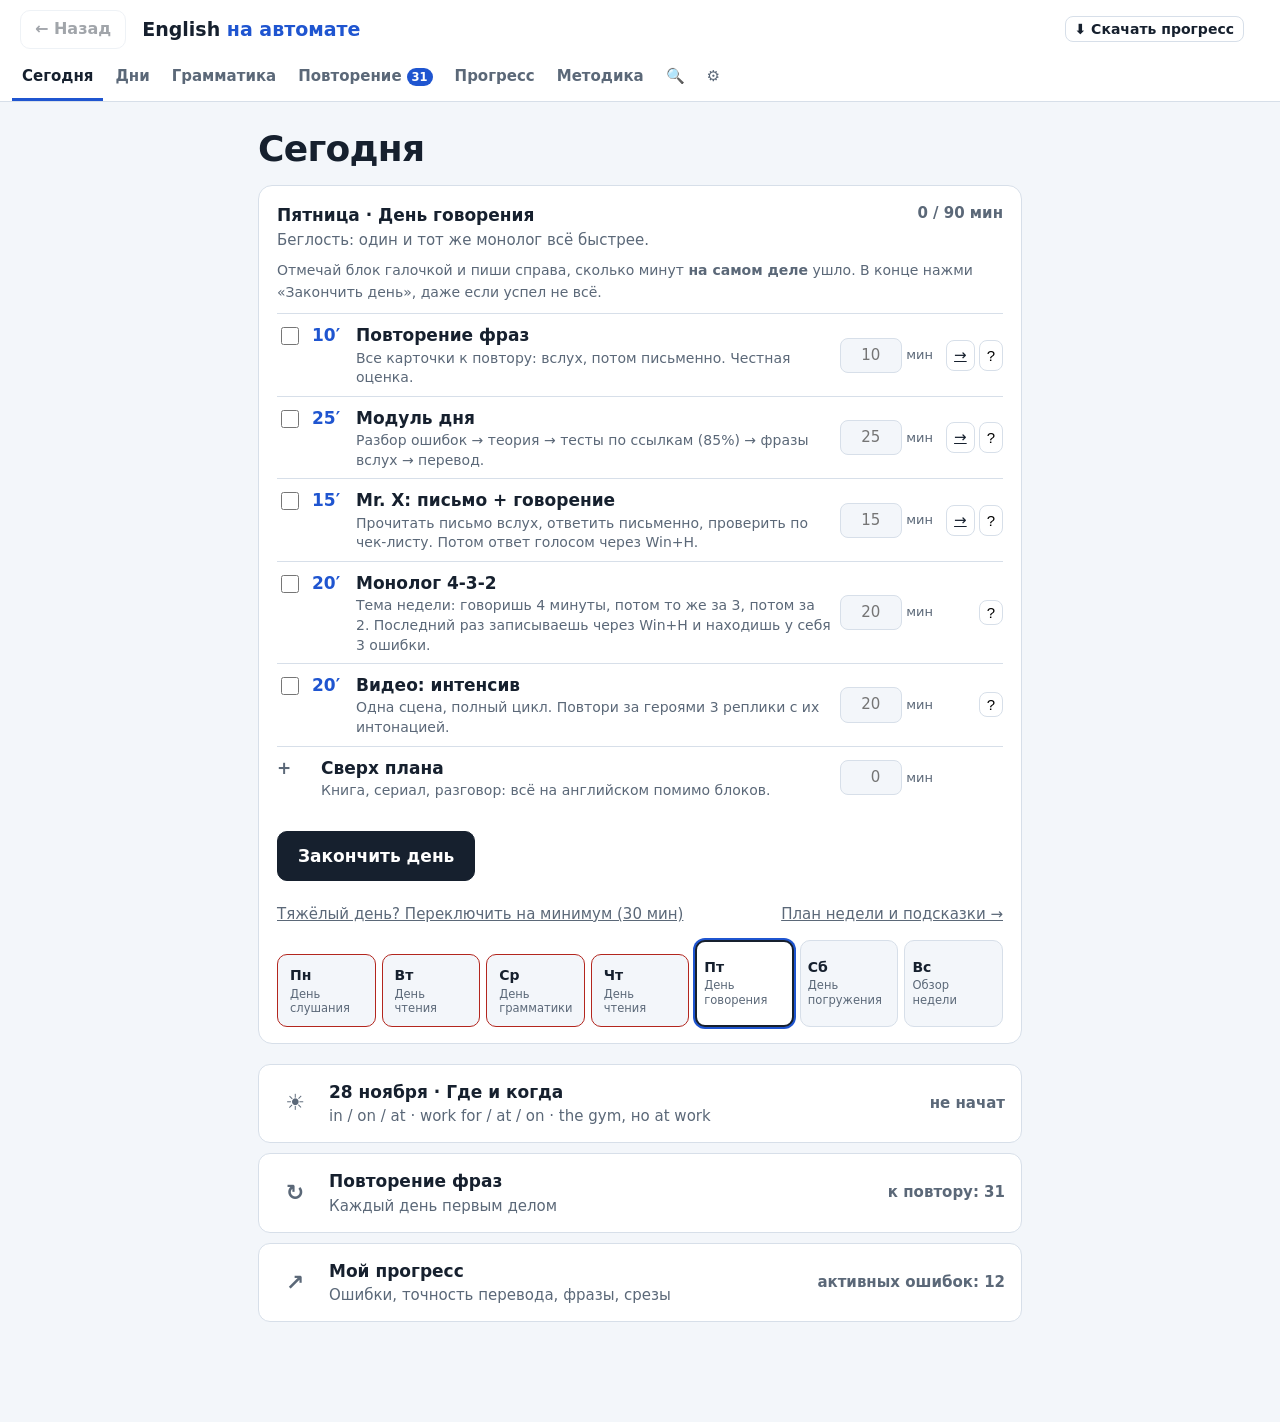
<file: index.html>
<!doctype html>
<html lang="ru">
<head>
<meta charset="utf-8">
<meta name="viewport" content="width=device-width,initial-scale=1">
<title>English на автомате</title>
<link rel="icon" href="data:image/svg+xml,<svg xmlns='http://www.w3.org/2000/svg' viewBox='0 0 100 100'><text y='.9em' font-size='90'>📘</text></svg>">
<link rel="stylesheet" href="engine/style.css">
<link rel="manifest" href="manifest.webmanifest">
<meta name="theme-color" content="#16202e">
<link rel="apple-touch-icon" href="apple-touch-icon.png">
</head>
<body>
<!-- Этот файл не меняется. Весь контент лежит в content/, оглавление собирает node tools/build.js -->
<header class="top">
  <div class="bar1"><a class="back" id="back">← Назад</a><a class="logo" href="#/">English <span>на автомате</span></a></div>
  <nav id="nav" class="nav"></nav>
</header>
<div class="crumbs-wrap"><nav id="crumbs"></nav></div>
<main id="app"><p class="mute">Загрузка…</p></main>
<script type="module" src="engine/main.js"></script>
</body>
</html>
</file>
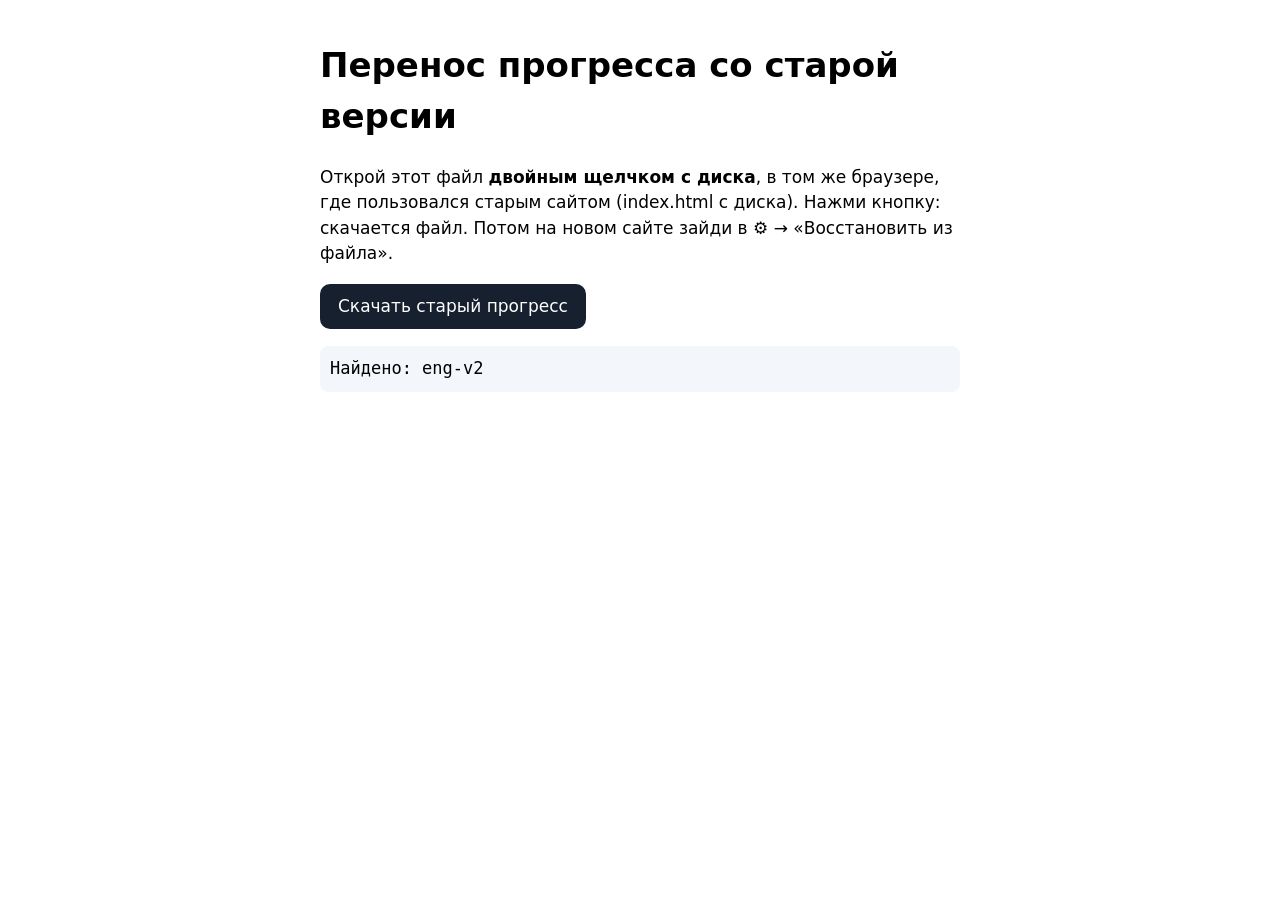
<file: tools/export-old.html>
<!doctype html>
<html lang="ru">
<head><meta charset="utf-8"><title>Перенос прогресса со старой версии</title>
<style>body{font:17px/1.5 system-ui,sans-serif;max-width:640px;margin:40px auto;padding:0 18px}button{font:inherit;padding:10px 18px;border-radius:10px;border:0;background:#16202e;color:#fff;cursor:pointer}pre{background:#f3f6fa;padding:10px;border-radius:8px}</style></head>
<body>
<h1>Перенос прогресса со старой версии</h1>
<p>Открой этот файл <b>двойным щелчком с диска</b>, в том же браузере, где пользовался старым сайтом (index.html с диска). Нажми кнопку: скачается файл. Потом на новом сайте зайди в ⚙ → «Восстановить из файла».</p>
<p><button id="b">Скачать старый прогресс</button></p>
<pre id="o"></pre>
<script>
const out = {}, o = document.getElementById('o');
['eng-tests-v1', 'eng-days-v1', 'eng-v2'].forEach(k => { const v = localStorage.getItem(k); if (v) try { out[k] = JSON.parse(v); } catch (e) {} });
o.textContent = Object.keys(out).length ? 'Найдено: ' + Object.keys(out).join(', ') : 'Старый прогресс в этом браузере не найден. Если ты им не пользовался, переносить нечего.';
document.getElementById('b').onclick = () => {
  const data = out['eng-v2'] || out, a = document.createElement('a');
  a.href = URL.createObjectURL(new Blob([JSON.stringify(data)], { type: 'application/json' }));
  a.download = 'english-progress-old.json'; a.click();
};
</script>
</body></html>
</file>
<file: engine/style.css>
:root{color-scheme:light dark;--bg:#f3f6fa;--card:#fff;--ink:#16202e;--mute:#5b6878;--line:#d7dfe9;--acc:#16202e;--accink:#fff;
--a:#1f55d0;--the:#b3157f;--zero:#8a5a00;--at:#0b7a6e;--for:#6a3fc4;--ok:#12734a;--okbg:#e3f5ec;--bad:#b3261e;--badbg:#fdeae8}
@media(prefers-color-scheme:dark){:root{--bg:#10161f;--card:#19222e;--ink:#e8eef6;--mute:#9aa8ba;--line:#2d3a4a;--acc:#e8eef6;--accink:#10161f;
--a:#7fa8ff;--the:#ff82cf;--zero:#f0b94d;--at:#4fd1c1;--for:#b79cff;--ok:#5fd6a0;--okbg:#14342a;--bad:#ff8f86;--badbg:#3b1f1f}}
*{box-sizing:border-box}
body{margin:0;background:var(--bg);color:var(--ink);font:17px/1.55 "Segoe UI Variable Text","Segoe UI",system-ui,sans-serif}
a{color:inherit}
.top{position:sticky;top:0;z-index:5;display:flex;gap:8px 20px;align-items:baseline;flex-wrap:wrap;padding:14px 20px;border-bottom:1px solid var(--line);background:var(--card)}
.logo{font-weight:700;font-size:19px;text-decoration:none}.logo span{color:var(--a)}
#crumbs{font-size:15px;color:var(--mute)}#crumbs a{color:var(--mute)}
main{max-width:800px;margin:0 auto;padding:28px 18px 80px}
h1{font-size:clamp(27px,5vw,36px);line-height:1.15;margin:0 0 8px;letter-spacing:-.02em;text-wrap:balance}
h2{font-size:22px;margin:34px 0 8px;line-height:1.25}
p{margin:8px 0}.mute{color:var(--mute)}
.list{display:grid;gap:10px;margin:20px 0}
.row{display:grid;grid-template-columns:40px 1fr auto;gap:14px;align-items:center;background:var(--card);border:1px solid var(--line);border-radius:12px;padding:14px 16px;text-decoration:none}
.row:hover{border-color:var(--a)}
.num{font-size:22px;font-weight:700;color:var(--mute);text-align:center}
.row b{line-height:1.3}.row small{display:block;color:var(--mute);font-size:15px}
.badge{font-size:15px;font-weight:600;color:var(--mute);white-space:nowrap}.badge.ok{color:var(--ok)}
.btn{display:inline-block;border:1px solid var(--acc);background:var(--acc);color:var(--accink);border-radius:10px;padding:11px 20px;font:inherit;font-weight:600;cursor:pointer;text-decoration:none}
.btn.alt{background:transparent;color:var(--ink);border-color:var(--line)}
.btn:hover{opacity:.88}
.btns{display:flex;gap:10px;flex-wrap:wrap;margin:22px 0}
:focus-visible{outline:3px solid var(--a);outline-offset:2px}
.ar{font-weight:700;padding:0 .32em;border-radius:5px;white-space:nowrap;border:1.5px solid currentColor;line-height:1.2;display:inline-block}
.ar-a{color:var(--a)}.ar-the{color:var(--the)}.ar-zero{color:var(--zero)}.ar-at{color:var(--at)}.ar-for{color:var(--for)}
.ex{width:100%;border-collapse:separate;border-spacing:0;margin:12px 0;background:var(--card);border:1px solid var(--line);border-radius:10px;overflow:hidden}
.ex td{padding:8px 13px;border-top:1px solid var(--line);vertical-align:top;width:50%}.ex tr:first-child td{border-top:0}
.ex td+td{color:var(--mute)}
.rule{background:var(--card);border:1px solid var(--line);border-radius:12px;padding:12px 18px;margin:14px 0}
.trap{background:var(--badbg);border-radius:12px;padding:12px 18px;margin:14px 0}
.trap s{color:var(--bad)}
ol.alg{padding-left:26px;margin:4px 0}ol.alg li{margin:8px 0}
.bar{height:6px;background:var(--line);border-radius:3px;overflow:hidden;margin:6px 0 24px}.bar i{display:block;height:100%;background:var(--a);transition:width .25s}
.bar.time i{background:var(--the);transition:none}
.meta{display:flex;justify-content:space-between;gap:12px;color:var(--mute);font-size:15px;font-variant-numeric:tabular-nums}
.q{font-size:clamp(22px,4.4vw,29px);line-height:1.4;font-weight:600;margin:0 0 20px;text-wrap:pretty}
.gap{display:inline-block;min-width:2.2em;border-bottom:3px solid var(--mute)}
.opts{display:grid;grid-template-columns:repeat(auto-fit,minmax(130px,1fr));gap:10px}
.opts.long{grid-template-columns:1fr}
.opt{display:flex;gap:10px;align-items:center;text-align:left;border:2px solid var(--line);background:var(--card);color:var(--ink);border-radius:12px;padding:13px 15px;font:inherit;font-size:19px;font-weight:600;cursor:pointer}
.opt small{font-size:15px;font-weight:400}
.opts.long .opt{font-size:17px;font-weight:500}
.opt:hover:enabled{border-color:var(--ink)}.opt:disabled{cursor:default;opacity:.6}
.opt kbd{font:13px/1 inherit;font-family:inherit;color:var(--mute);border:1px solid var(--line);border-radius:4px;padding:3px 6px}
.opt.ok:disabled{border-color:var(--ok);background:var(--okbg);opacity:1}.opt.bad:disabled{border-color:var(--bad);background:var(--badbg);opacity:1}
.fb{margin-top:20px}.res{font-size:20px;font-weight:700}
.why{border-radius:12px;padding:12px 16px;margin:10px 0;background:var(--card);border:1px solid var(--line)}
.why .h{display:block;font-size:15px;margin-bottom:3px}
.why.ok{background:var(--okbg);border-color:transparent}.why.ok .h,.res.ok{color:var(--ok)}
.why.bad{background:var(--badbg);border-color:transparent}.why.bad .h,.res.bad{color:var(--bad)}
details summary{cursor:pointer;color:var(--mute);padding:6px 0}
.big{font-size:56px;font-weight:700;line-height:1;font-variant-numeric:tabular-nums;margin:14px 0}
label.sw{display:flex;gap:8px;align-items:center;cursor:pointer}
@media(max-width:520px){.row{grid-template-columns:28px 1fr}.badge{grid-column:2}.ex td{display:block;width:auto}.ex td+td{border-top:0;padding-top:0}.kb{display:none}}
@media(prefers-reduced-motion:reduce){*{transition:none!important}}
.back{border:1px solid var(--line);border-radius:10px;padding:6px 14px;font-size:16px;font-weight:600;text-decoration:none;white-space:nowrap}
.back[href]:hover{border-color:var(--ink)}
.back[aria-disabled]{opacity:.4}
@media(max-width:520px){.top{padding:10px 14px}#crumbs{width:100%}}
/* модули дня */
.sec{background:var(--card);border:1px solid var(--line);border-radius:14px;padding:4px 20px 18px;margin:22px 0}
.sec h2{display:flex;gap:12px;align-items:center;margin:16px 0 10px}
.sn{display:inline-grid;place-items:center;width:32px;height:32px;border-radius:50%;background:var(--acc);color:var(--accink);font-size:16px;flex:none}
.sec .ex,.sec .rule{background:var(--bg)}
.ph td{width:auto}.ph td:first-child{width:52%}.ph small{display:block;font-size:14px;margin-top:2px}.ph td.say{white-space:nowrap;width:1%}
.ico{border:1px solid var(--line);background:transparent;border-radius:8px;padding:3px 7px;cursor:pointer;font-size:15px;margin-left:4px}
.ico:hover{border-color:var(--ink)}
.tr{border-top:1px solid var(--line);padding:12px 0}.trq{font-weight:600;margin:0 0 8px}
.trrow{display:flex;gap:10px;align-items:center;margin:8px 0}
.inp,.ta{width:100%;font:inherit;color:var(--ink);background:var(--bg);border:2px solid var(--line);border-radius:10px;padding:10px 13px}
.inp:focus,.ta:focus{border-color:var(--a);outline:none}.ta{resize:vertical;line-height:1.5}
ins{background:var(--okbg);color:var(--ok);text-decoration:none;font-weight:700;border-radius:4px;padding:0 3px}
del{background:var(--badbg);color:var(--bad);border-radius:4px;padding:0 3px}
.df{font-size:19px;line-height:1.7}
.btns.sm{margin:10px 0 0}.btns.sm .btn{padding:7px 14px;font-size:15px}
kbd{border:1px solid var(--line);border-radius:4px;padding:1px 6px;font-family:inherit;font-size:.9em}
.fix{display:grid;gap:2px;padding:10px 0;border-top:1px solid var(--line)}.fix:first-of-type{border-top:0}
.fix s{color:var(--bad)}.fix b{color:var(--ok)}
.plan td:first-child{white-space:nowrap;font-weight:600}
@media(max-width:520px){.sec{padding:2px 14px 14px}.trrow{flex-wrap:wrap}.ph td.say{display:block}}
.h1gap{margin-top:44px}
.sec h2 .tag{margin-left:auto;font-size:13px;font-weight:600;color:var(--mute);border:1px solid var(--line);border-radius:20px;padding:2px 10px;text-transform:uppercase;letter-spacing:.04em}
.toc{display:flex;flex-wrap:wrap;gap:6px;margin:18px 0 0}
.toc a{display:flex;gap:6px;align-items:center;font-size:14px;text-decoration:none;border:1px solid var(--line);background:var(--card);border-radius:20px;padding:4px 12px 4px 5px}
.toc a:hover{border-color:var(--ink)}.toc a span{display:inline-grid;place-items:center;width:20px;height:20px;border-radius:50%;background:var(--line);font-size:12px;font-weight:700}
.letter{background:var(--bg);border:1px solid var(--line);border-left:4px solid var(--a);border-radius:10px;padding:8px 18px;font-family:Georgia,"Times New Roman",serif;font-size:18px}
.errs td:first-child{width:55%}.errs small{display:block;margin-top:2px}.errs s{color:var(--bad)}
.pill{display:inline-block;font-size:13px;font-weight:700;border-radius:20px;padding:1px 10px}
.pill.bad{background:var(--badbg);color:var(--bad)}.pill.mid{background:var(--line);color:var(--ink)}.pill.ok{background:var(--okbg);color:var(--ok)}
.ex td small{display:block;margin-top:2px}
/* план недели */
.plan-w{background:var(--card);border:1px solid var(--line);border-radius:14px;padding:16px 18px;margin:16px 0 12px}
.pw-head{display:flex;justify-content:space-between;gap:12px;align-items:flex-start}.pw-head small{display:block;font-size:15px}
.pw-list{margin:10px 0 4px}
.pb{display:flex;gap:8px;align-items:center;border-top:1px solid var(--line);padding:8px 0}
.pb label{display:flex;gap:10px;align-items:flex-start;flex:1;cursor:pointer}.pb input{margin-top:5px;width:18px;height:18px;accent-color:var(--ok)}
.pb small{display:block;color:var(--mute);font-size:14px;line-height:1.4}.pb.on b{text-decoration:line-through;color:var(--mute)}
.pm{font-weight:700;color:var(--a);min-width:34px;font-variant-numeric:tabular-nums}.pa{display:flex;white-space:nowrap}
.pw-foot{display:flex;justify-content:space-between;flex-wrap:wrap;gap:8px;margin-top:8px}
.lnk{background:none;border:0;padding:0;font:inherit;font-size:15px;color:var(--mute);text-decoration:underline;cursor:pointer}
.wstrip{display:grid;grid-template-columns:repeat(7,1fr);gap:6px;margin-top:14px}
.wd{font:inherit;color:inherit;text-align:left;cursor:pointer;width:100%;position:relative;overflow:hidden;border:1px solid var(--line);border-radius:10px;padding:6px 7px 9px;text-decoration:none;background:var(--bg)}
.wd b{display:block;font-size:14px}.wd small{display:block;font-size:11.5px;line-height:1.25;color:var(--mute)}
.wd i{position:absolute;left:0;bottom:0;height:4px;background:var(--ok)}.wd.part i{background:var(--a)}
.wd.cur{border:2px solid var(--ink)}.wd.miss{border-color:var(--bad)}
.wkd{background:var(--card);border:1px solid var(--line);border-radius:12px;padding:6px 16px;margin:10px 0}.wkd.cur{border:2px solid var(--ink)}
.wkd summary{color:var(--ink);padding:8px 0}
.glist{display:grid;grid-template-columns:repeat(auto-fill,minmax(220px,1fr));gap:10px}
.gcard{text-align:left;font:inherit;color:var(--ink);background:var(--card);border:1px solid var(--line);border-radius:12px;padding:12px 14px;cursor:pointer}
.gcard:hover{border-color:var(--a)}.gcard small{display:block;color:var(--mute);font-size:14px}
.gdlg{max-width:720px;width:calc(100% - 24px);max-height:88vh;border:1px solid var(--line);border-radius:16px;padding:8px 24px 22px;background:var(--card);color:var(--ink)}
.gdlg::backdrop{background:rgba(0,0,0,.45)}
.gdlg h2{margin-top:16px;padding-right:36px}.gdlg h3,.sec h3{font-size:17px;margin:18px 0 4px}.gdlg ul,.sec ul{padding-left:22px;margin:4px 0}.gdlg li{margin:4px 0}
.gx{position:sticky;top:8px;float:right;font-size:16px}
.steps p{margin:5px 0}
.gbtn{float:right;margin:0 0 6px 10px;font-size:14px}
@media(max-width:520px){.wd small{display:none}.gdlg{padding:6px 16px 18px}}
/* ===== каркас v2: меню, уровни, поиск, бэкап ===== */
.top{display:block;padding:10px 20px 0}
.bar1{display:flex;gap:16px;align-items:center}
.nav{display:flex;gap:2px;overflow-x:auto;margin:8px -8px 0;scrollbar-width:none}.nav::-webkit-scrollbar{display:none}
.nav a{position:relative;white-space:nowrap;text-decoration:none;font-size:15px;font-weight:600;color:var(--mute);padding:8px 10px 10px;border-bottom:3px solid transparent}
.nav a:hover{color:var(--ink)}.nav a.on{color:var(--ink);border-bottom-color:var(--a)}
.nav .dot{display:inline-block;margin-left:5px;min-width:18px;padding:0 5px;border-radius:9px;background:var(--a);color:#fff;font-size:11.5px;line-height:18px;text-align:center}
.crumbs-wrap{max-width:800px;margin:0 auto;padding:12px 18px 0}
#crumbs{font-size:14px}
main{padding-top:14px}
.lvl{display:flex;gap:12px;align-items:baseline;margin-top:40px}.lvl .mute{font-size:15px;font-weight:400}
.lv{display:inline-grid;place-items:center;min-width:44px;height:32px;border-radius:8px;background:var(--acc);color:var(--accink);font-size:17px}
.grp{font-size:16px;color:var(--mute);margin:18px 0 -8px;font-weight:600}
.row.soon{opacity:.5;border-style:dashed}.row.soon:hover{border-color:var(--line)}
.num.kind{font-size:11px;font-weight:700;text-transform:uppercase;letter-spacing:.03em}
.trap.warn{margin-top:0}
code{font-size:.9em;background:var(--bg);border:1px solid var(--line);border-radius:4px;padding:0 4px}
label.btn{display:inline-block}
@media(max-width:520px){.top{padding:8px 12px 0}.nav a{padding:8px 8px 10px;font-size:14px}}
.bar1 .cloud{margin-left:auto;text-decoration:none;font-size:18px;line-height:1;padding:4px 8px;border-radius:8px;border:1px solid var(--line);color:var(--ok)}
.bar1 .cloud:empty{display:none}.bar1 .cloud.saving{color:var(--a)}.bar1 .cloud.offline,.bar1 .cloud.error,.bar1 .cloud.signedout{color:var(--bad)}
.bar1 .dlbtn{margin-left:auto;font:inherit;font-size:14px;font-weight:600;line-height:1;padding:5px 9px;border-radius:8px;border:1px solid var(--line);background:transparent;color:var(--ink);cursor:pointer}
.bar1 .dlbtn:hover{border-color:var(--ink)}.bar1 .dlbtn+.cloud{margin-left:0}
@media(max-width:520px){.bar1 .dlbtn span{display:none}}
/* минуты в плане и график времени */
.pw-hint{font-size:14px;margin:8px 0 0}
.pmw{display:flex;align-items:center;gap:4px}.pmw small{font-size:13px;color:var(--mute)}
.pb input.pmin{width:62px;height:auto;margin:0;accent-color:auto;font:inherit;font-size:15px;padding:5px 6px;border:1px solid var(--line);border-radius:8px;background:var(--bg);color:var(--ink);text-align:right;font-variant-numeric:tabular-nums}
.pb input.pmin:focus{outline:2px solid var(--a);outline-offset:1px}.pmin:disabled{opacity:.7}
.pb.extra .pm{color:var(--mute)}
.pw-done{border-top:1px solid var(--line);padding:10px 0 2px;line-height:1.7}.pw-done b{color:var(--ok)}
.plan-w.closed .pw-list{opacity:.85}
.wd b em{font-style:normal;font-weight:600;color:var(--ok);font-size:12px}
.tstats{display:grid;grid-template-columns:repeat(3,1fr);gap:10px;margin:12px 0 14px}
.tstats div{background:var(--card);border:1px solid var(--line);border-radius:12px;padding:10px 12px}
.tstats b{display:block;font-size:22px;font-variant-numeric:tabular-nums}.tstats small{display:block;color:var(--mute);font-size:13px}
.tchart{position:relative;background:var(--card);border:1px solid var(--line);border-radius:12px;padding:14px 12px 8px 40px}
.tgrid{position:absolute;left:40px;right:12px;top:14px;bottom:30px;pointer-events:none}
.tgrid span{position:absolute;left:0;right:0;height:0;border-top:1px solid var(--line)}
.tgrid em{position:absolute;left:-36px;width:30px;text-align:right;top:-8px;font-size:11px;font-style:normal;color:var(--mute);line-height:1}
.tbars{display:flex;gap:2px;height:180px;align-items:stretch}
.tcol{position:relative;flex:1;display:flex;flex-direction:column;align-items:center;outline:none;cursor:default}
.tarea{position:relative;flex:1;width:100%;display:flex;align-items:flex-end;justify-content:center}
.tbar{display:block;width:70%;max-width:18px;background:var(--a);border-radius:4px 4px 0 0;min-height:0}
.tbar.open{background:repeating-linear-gradient(135deg,var(--a) 0 3px,transparent 3px 6px);outline:1px solid var(--a);outline-offset:-1px}
.tplan{position:absolute;left:50%;width:min(90%,28px);transform:translateX(-50%);height:0;border-top:2px dashed var(--mute);opacity:.7}
.tcol small{font-size:11px;color:var(--mute);height:16px;line-height:16px;margin-top:2px}
.tcol.cur small{color:var(--ink);font-weight:700}
.tcol:hover .tarea,.tcol:focus .tarea{background:color-mix(in srgb,var(--a) 8%,transparent);border-radius:4px}
.tcol:hover::after,.tcol:focus::after{content:attr(data-tip);position:absolute;bottom:calc(100% - 6px);left:50%;transform:translateX(-50%);background:var(--ink);color:var(--bg);font-size:13px;padding:6px 9px;border-radius:8px;white-space:nowrap;z-index:3;pointer-events:none}
.tcol:first-child:hover::after,.tcol:first-child:focus::after{left:0;transform:none}.tcol:last-child:hover::after,.tcol:last-child:focus::after{left:auto;right:0;transform:none}
.tleg{font-size:13px}.tleg i{display:inline-block;vertical-align:middle;margin-right:3px}
.lg-bar{width:10px;height:12px;background:var(--a);border-radius:3px 3px 0 0}.lg-bar.open{background:repeating-linear-gradient(135deg,var(--a) 0 3px,transparent 3px 6px);outline:1px solid var(--a);outline-offset:-1px}
.lg-plan{width:16px;border-top:2px dashed var(--mute)}
@media(max-width:520px){.pb{flex-wrap:wrap}.pb label{flex-basis:100%}.pmw{margin-left:28px}.tstats{grid-template-columns:1fr 1fr}.tstats div:last-child{grid-column:span 2}.tcol small{font-size:9px}}
/* книги */
.blist{display:grid;gap:8px;margin:8px 0 18px}
.book{display:flex;gap:12px;justify-content:space-between;align-items:flex-start;background:var(--card);border:1px solid var(--line);border-radius:12px;padding:12px 14px}
.book small{display:block;font-size:14px;line-height:1.45;margin-top:2px}
.book.done{border-color:var(--ok)}.book.done b{color:var(--ok)}.book.reading{border:2px solid var(--a)}
.bbtn{display:flex;flex-direction:column;gap:4px;flex:none}
.bbtn button{font:inherit;font-size:13px;padding:4px 10px;border-radius:8px;border:1px solid var(--line);background:var(--bg);color:var(--ink);cursor:pointer}
.bbtn button.on{background:var(--acc);color:var(--accink);border-color:var(--acc)}
h2.bst .pill{font-size:13px;vertical-align:middle}
.pb.rd b{display:block}.pb.rd small{color:var(--mute);font-size:13px}
@media(max-width:520px){.book{flex-direction:column}.bbtn{flex-direction:row}}
.pb label input{flex:none}.pb .pa{min-width:62px;justify-content:flex-end}

/* Итоги и динамика */
.kpis{display:grid;grid-template-columns:repeat(auto-fit,minmax(150px,1fr));gap:10px;margin:10px 0}
.kpi{background:var(--bg);border:1px solid var(--line);border-radius:12px;padding:10px 12px;display:flex;flex-direction:column;gap:2px}
.kpi b{font-size:26px;line-height:1.2}.kpi small{font-size:13px}
.dl.up{color:var(--ok);font-weight:600}.dl.dn{color:var(--bad);font-weight:600}
.mfigs{display:grid;grid-template-columns:repeat(auto-fit,minmax(240px,1fr));gap:12px}
.mfig{margin:0;background:var(--bg);border:1px solid var(--line);border-radius:12px;padding:10px 12px}
.mfig figcaption{font-size:14px;font-weight:600;margin-bottom:4px}
.mini{width:100%;height:auto;display:block}
.mini .base{stroke:var(--line);stroke-width:1}.mini .bar{fill:var(--a);opacity:.55}.mini .bar.last{opacity:1}
.mini g:hover .bar{opacity:1}
.mini .ax{font-size:10px;fill:var(--mute);text-anchor:middle}.mini .val{font-size:11px;font-weight:700;fill:var(--ink);text-anchor:middle}
.scroll{overflow-x:auto}.etl .ed{text-align:center;width:44px;font-size:14px}.etl td.ed.bad{color:var(--bad)}.etl td.ed.ok{color:var(--ok)}
.wd.sel{background:var(--card);box-shadow:0 0 0 2px var(--a)}.wd:focus-visible{outline:2px solid var(--a);outline-offset:2px}
.pw-other{display:flex;justify-content:space-between;gap:10px;flex-wrap:wrap;align-items:center;background:var(--bg);border:1px dashed var(--a);border-radius:10px;padding:8px 12px;margin-bottom:10px;font-size:15px}

/* модуль дня: отметки разделов, прогресс, свёрнутые разделы */
.dprog{margin:16px 0 0}
.dpbar{height:6px;border-radius:3px;background:var(--line);overflow:hidden}.dpbar i{display:block;height:100%;background:var(--ok);border-radius:3px}
.dprow{display:flex;justify-content:space-between;align-items:center;gap:10px;flex-wrap:wrap;margin-top:8px}
.btn.sm{padding:6px 12px;font-size:14px}
.sec{scroll-margin-top:72px}
.sec > h2 .st{flex:0 1 auto;font:inherit;color:inherit;background:none;border:0;padding:0;margin:0;text-align:left;cursor:inherit}
.sec.dn > h2 .st{cursor:pointer}.sec > h2 .st:focus-visible{outline:2px solid var(--a);outline-offset:3px;border-radius:4px}
.secdone{font:inherit;font-size:13px;font-weight:600;cursor:pointer;border:1px solid var(--line);background:transparent;color:var(--mute);border-radius:20px;padding:3px 12px;white-space:nowrap}
.secdone:hover{border-color:var(--ink);color:var(--ink)}
.secdone[aria-pressed="true"]{background:var(--okbg);color:var(--ok);border-color:var(--ok)}
.sec.dn{padding-bottom:4px}.sec.dn > h2{margin:12px 0}.sec.dn > h2 .st::after{content:' · развернуть';content:' · развернуть' / '';font-size:14px;font-weight:400;color:var(--mute)}
.sec.dn.open > h2 .st::after{content:' · свернуть';content:' · свернуть' / ''}
.secdone[aria-pressed="true"]::before{content:'✓ ';content:'✓ ' / ''}
.sec > h2 .st:disabled{opacity:1}
.sec.dn:not(.open) .secb{display:none}
.sec.dn .sn{background:var(--ok);color:var(--card)}
.toc a.ok span{background:var(--ok);color:var(--card)}
@media(max-width:520px){.sec h2{flex-wrap:wrap}.sec h2 .tag{margin-left:0}.secdone{margin-left:auto}}

/* отчёт: поля */
.rfs{display:grid;grid-template-columns:repeat(auto-fit,minmax(170px,1fr));gap:0 10px}
.rf{display:flex;flex-direction:column;gap:4px;margin:8px 0}.rf span{font-size:14px;color:var(--mute)}
.rf.wide{grid-column:1/-1}.rf .inp,.rf .ta{width:100%;box-sizing:border-box}
.miss{border-radius:10px;padding:10px 12px;margin:14px 0 0;font-size:15px;border:1px solid var(--line)}
.miss.warn{background:var(--badbg);color:var(--ink);border-color:var(--bad)}.miss.warn b{color:var(--bad)}
.miss.ok{background:var(--okbg)}.miss.ok b{color:var(--ok)}
</file>
